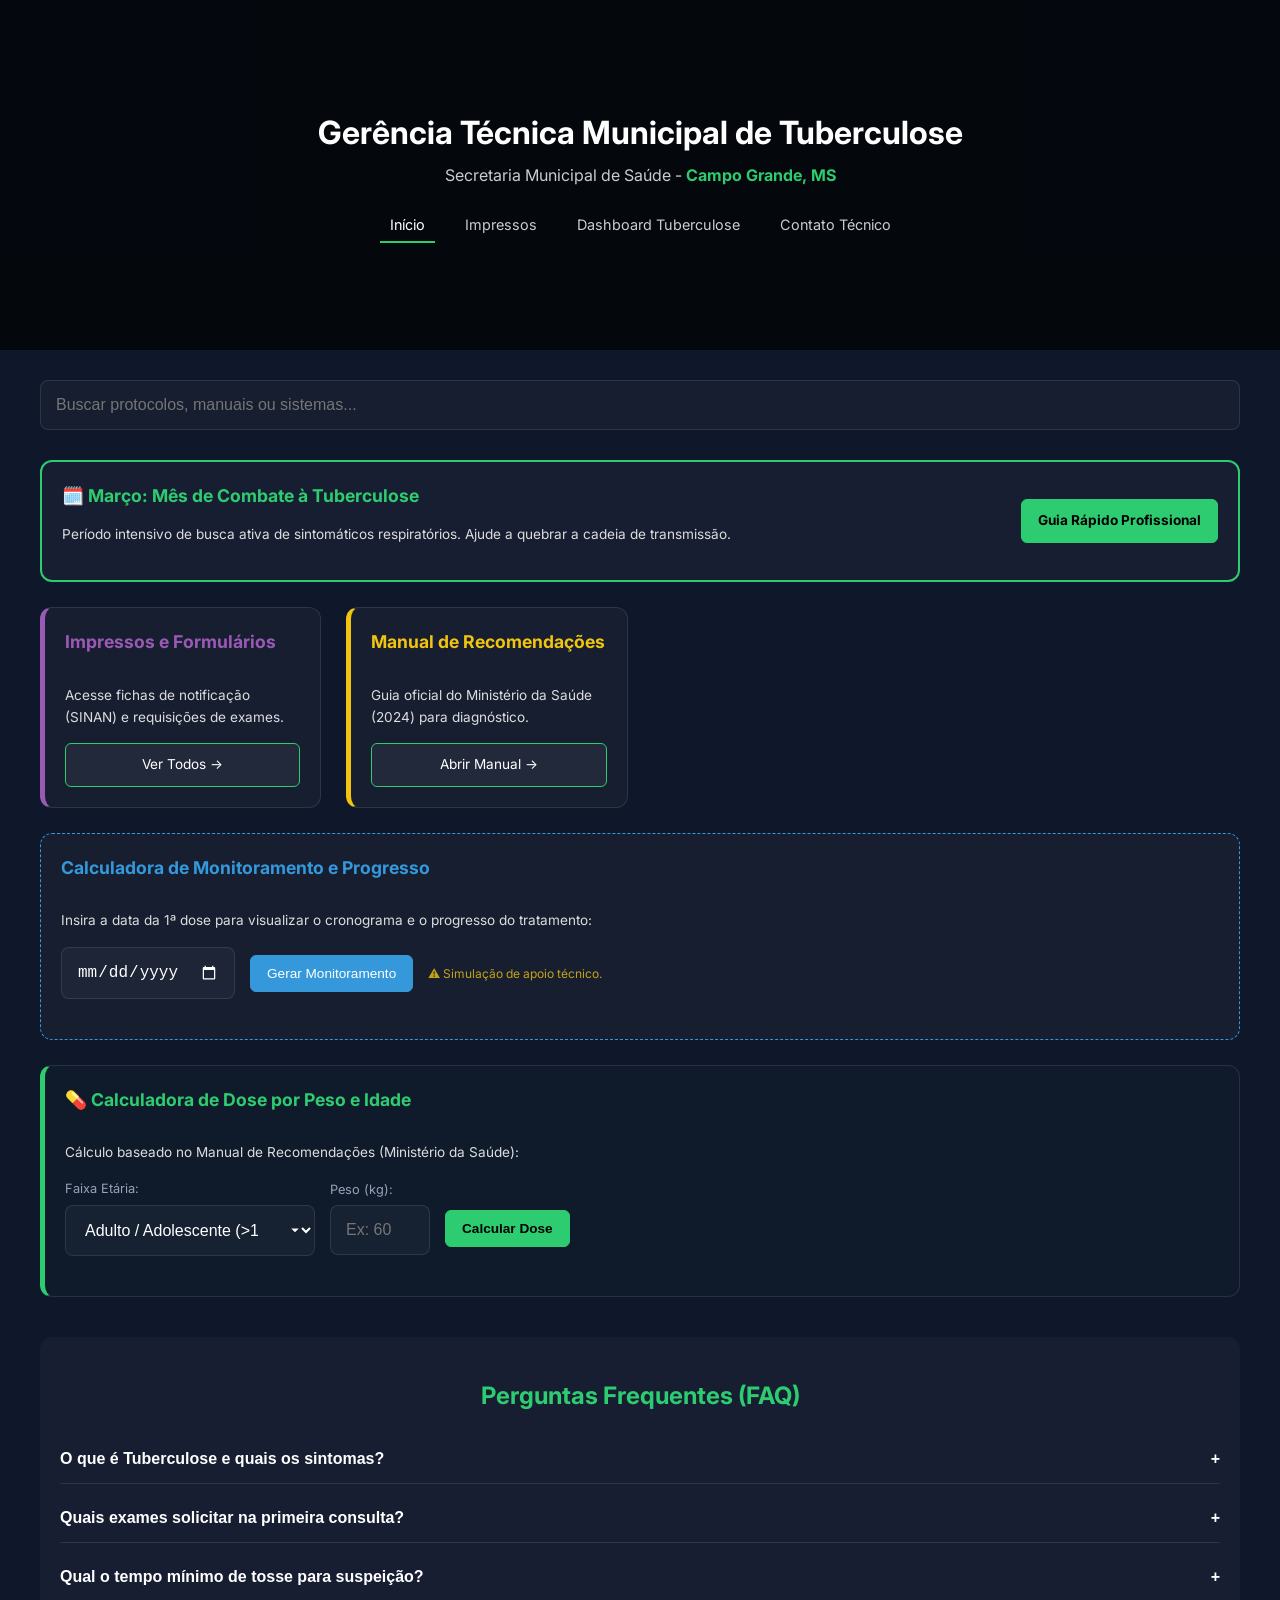
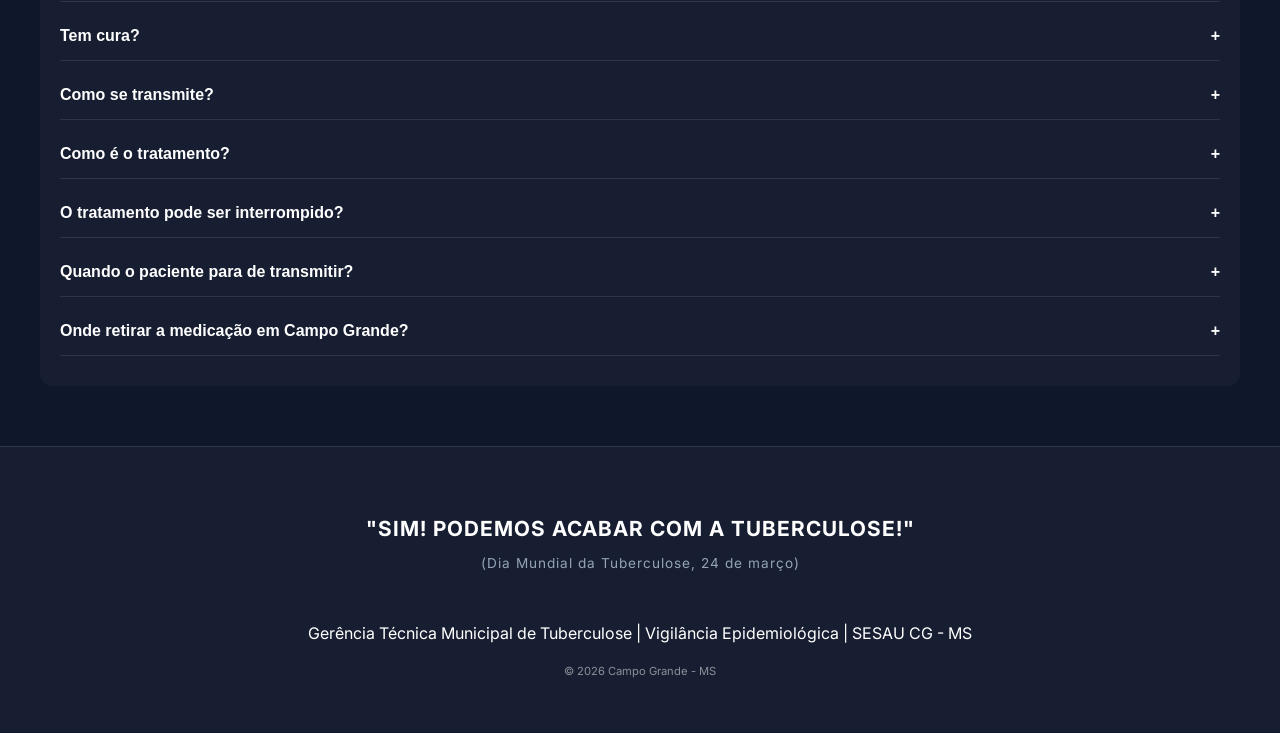
<file: index.html>
<!DOCTYPE html>
<html lang="pt-br">

<head>
    <meta charset="UTF-8">
    <meta name="viewport" content="width=device-width, initial-scale=1.0">
    <title>Gerência Técnica Municipal de Tuberculose - SESAU</title>
    <link href="https://fonts.googleapis.com/css2?family=Inter:wght@400;500;600;700&display=swap" rel="stylesheet">
    <style>
        /* Estilos Globais */
        :root {
            --primary-green: #2ecc71;
            --primary-blue: #3498db;
            --manual-gold: #f1c40f;
            --bg-dark: #0f172a;
            --panel-bg: rgba(255, 255, 255, 0.03);
            --border-light: rgba(255, 255, 255, 0.1);
        }

        body {
            font-family: 'Inter', sans-serif;
            background-color: var(--bg-dark);
            color: #fff;
            margin: 0;
            line-height: 1.6;
        }

        .container {
            max-width: 1200px;
            margin: 0 auto;
            padding: 0 20px;
        }

        /* Header e Vídeo */
        .main-header {
            position: relative;
            height: 350px;
            overflow: hidden;
            display: flex;
            align-items: center;
            justify-content: center;
            text-align: center;
        }

        .header-video {
            position: absolute;
            top: 50%;
            left: 50%;
            min-width: 100%;
            min-height: 100%;
            z-index: -1;
            transform: translate(-50%, -50%);
            object-fit: cover;
        }

        .header-overlay {
            position: absolute;
            top: 0;
            left: 0;
            width: 100%;
            height: 100%;
            background: rgba(0, 0, 0, 0.7);
        }

        .header-content {
            position: relative;
            z-index: 1;
        }

        .brand h1 {
            margin: 0;
            font-size: 2rem;
        }

        .brand p {
            margin: 5px 0;
            color: #ccc;
        }

        .brand span {
            color: var(--primary-green);
            font-weight: bold;
        }

        .nav-menu {
            display: flex;
            gap: 20px;
            justify-content: center;
            margin-top: 20px;
        }

        .nav-menu a {
            color: #fff;
            text-decoration: none;
            font-size: 0.9rem;
            opacity: 0.8;
            transition: 0.3s;
            padding: 5px 10px;
        }

        .nav-menu a:hover,
        .nav-menu a.active {
            opacity: 1;
            border-bottom: 2px solid var(--primary-green);
        }

        /* Busca */
        .search-container {
            margin: 30px 0;
        }

        .search-field {
            width: 100%;
            padding: 15px;
            background: var(--panel-bg);
            border: 1px solid var(--border-light);
            border-radius: 8px;
            color: #fff;
            font-size: 1rem;
            outline: none;
            box-sizing: border-box;
        }

        /* Grid de Painéis - CORRIGIDO */
        .grid-panels {
            display: grid;
            grid-template-columns: repeat(auto-fill, minmax(280px, 1fr)); 
            gap: 25px; 
            margin-bottom: 30px;
        }

        .panel {
            padding: 20px;
            background: var(--panel-bg);
            border-radius: 12px;
            border: 1px solid var(--border-light);
            transition: 0.3s;
            display: flex;
            flex-direction: column;
            justify-content: space-between;
        }

        .panel h2 {
            margin-top: 0;
            font-size: 1.1rem;
            color: var(--primary-green);
        }

        .panel p {
            color: #ddd;
            font-size: 0.85rem;
            margin-bottom: 15px;
        }

        .panel-link {
            display: inline-block;
            padding: 10px 16px;
            font-size: 0.85rem;
            background: rgba(255, 255, 255, 0.05);
            border: 1px solid var(--primary-green);
            border-radius: 6px;
            text-decoration: none;
            color: #fff;
            transition: 0.3s;
            cursor: pointer;
            text-align: center;
        }

        .panel-link:hover {
            background: var(--primary-green);
            color: #000;
        }

        /* Específicos para os cards largos */
        .full-width {
            grid-column: 1 / -1;
        }

        /* Select e Date */
        select.search-field {
            background-image: url("data:image/svg+xml;charset=UTF-8,%3Csvg xmlns='http://www.w3.org/2000/svg' viewBox='0 0 24 24' fill='white' width='18px' height='18px'%3E%3Cpath d='M7 10l5 5 5-5z'/%3E%3C/svg%3E");
            background-repeat: no-repeat;
            background-position: right 10px center;
            padding-right: 40px;
        }

        select.search-field option {
            background-color: #1e293b;
            color: #fff;
        }

        input[type="date"].search-field {
            color-scheme: dark;
        }

        /* FAQ Section */
        .faq-section {
            margin: 40px 0;
            padding: 20px;
            background: var(--panel-bg);
            border-radius: 12px;
        }

        .faq-title {
            color: var(--primary-green);
            text-align: center;
        }

        .faq-item {
            border-bottom: 1px solid var(--border-light);
            margin-bottom: 10px;
        }

        .faq-question {
            width: 100%;
            background: none;
            border: none;
            color: #fff;
            text-align: left;
            padding: 15px 0;
            font-size: 1rem;
            font-weight: 600;
            cursor: pointer;
            display: flex;
            justify-content: space-between;
        }

        .faq-answer {
            max-height: 0;
            overflow: hidden;
            transition: max-height 0.3s ease-out;
            color: #ccc;
            font-size: 0.9rem;
        }

        /* Footer */
        .footer {
            text-align: center;
            padding: 60px 20px 40px;
            background: var(--panel-bg);
            border-top: 1px solid var(--border-light);
            margin-top: 60px;
        }

        .frase-campanha {
            font-size: 1.3rem;
            font-weight: 700;
            color: #fff;
            margin-bottom: 25px;
            text-transform: uppercase;
            letter-spacing: 1px;
            display: inline-block;
            padding: 5px 10px;
            animation: pulsarBrilho 3s infinite alternate;
        }

        .frase-campanha span {
            display: block;
            font-size: 0.85rem;
            font-weight: 400;
            color: #94a3b8;
            margin-top: 8px;
            text-transform: none;
        }

        @keyframes pulsarBrilho {
            0% { text-shadow: 0 0 5px rgba(46, 204, 113, 0.6), 0 0 10px rgba(46, 204, 113, 0.4); }
            100% { text-shadow: 0 0 8px rgba(46, 204, 113, 0.8), 0 0 20px rgba(46, 204, 113, 0.6); }
        }

        /* Staff Info no Monitoramento */
        .staff-item {
            border-left: 3px solid var(--primary-green);
            padding-left: 10px;
            margin-bottom: 10px;
        }
        .staff-role { display: block; font-size: 0.7rem; color: #94a3b8; }
        .staff-name { font-weight: bold; color: #fff; }

    </style>
</head>

<body>

    <header class="main-header">
        <video autoplay muted loop playsinline class="header-video">
            <source src="pulmao2.mp4" type="video/mp4">
        </video>
        <div class="header-overlay"></div>
        <div class="header-content container">
            <div class="brand">
                <h1>Gerência Técnica Municipal de Tuberculose</h1>
                <p>Secretaria Municipal de Saúde - <span>Campo Grande, MS</span></p>
            </div>
            <nav class="nav-menu">
                <a href="index.html" class="active">Início</a>
                <a href="impressos.html">Impressos</a>
                <a href="dashboard.html">Dashboard Tuberculose</a>
                <a href="contato.html">Contato Técnico</a>
            </nav>
        </div>
    </header>

    <main class="container">
        <div class="search-container">
            <input type="text" id="searchInput" class="search-field"
                placeholder="Buscar protocolos, manuais ou sistemas...">
        </div>

        <section class="grid-panels">
            <div class="panel full-width" style="border: 2px solid var(--primary-green); flex-direction: row; align-items: center; flex-wrap: wrap;">
                <div style="flex: 1; min-width: 300px;">
                    <h2 style="color: var(--primary-green); margin-bottom: 10px;">🗓️ Março: Mês de Combate à Tuberculose</h2>
                    <p>Período intensivo de busca ativa de sintomáticos respiratórios. Ajude a quebrar a cadeia de transmissão.</p>
                </div>
                <a href="guiarapidotb.pdf" class="panel-link" style="background: var(--primary-green); color: #000; font-weight: bold;">Guia Rápido Profissional</a>
            </div>

            <div class="panel" style="border-left: 5px solid #9b59b6;">
                <h2 style="color: #9b59b6;">Impressos e Formulários</h2>
                <p>Acesse fichas de notificação (SINAN) e requisições de exames.</p>
                <a href="impressos.html" class="panel-link">Ver Todos →</a>
            </div>

            <div class="panel" style="border-left: 5px solid var(--manual-gold);">
                <h2 style="color: var(--manual-gold);">Manual de Recomendações</h2>
                <p>Guia oficial do Ministério da Saúde (2024) para diagnóstico.</p>
                <a href="manualtb.pdf" target="_blank" class="panel-link">Abrir Manual →</a>
            </div>

            <div class="panel full-width" style="border: 1px dashed var(--primary-blue);">
                <h2 style="color: var(--primary-blue);">Calculadora de Monitoramento e Progresso</h2>
                <p>Insira a data da 1ª dose para visualizar o cronograma e o progresso do tratamento:</p>

                <div style="display: flex; gap: 15px; flex-wrap: wrap; align-items: center; margin-bottom: 20px;">
                    <input type="date" id="dataInicio" class="search-field" style="width: auto;">
                    <button onclick="gerarPainelMonitoramento()" class="panel-link" style="background: var(--primary-blue); border-color: var(--primary-blue);">Gerar Monitoramento</button>
                    <span style="font-size: 0.75rem; color: var(--manual-gold); opacity: 0.8;">⚠️ Simulação de apoio técnico.</span>
                </div>

                <div id="resultadoMonitoramento" style="display: none; background: rgba(255,255,255,0.05); padding: 20px; border-radius: 8px;">
                    <div style="display: flex; justify-content: space-between; margin-bottom: 10px;">
                        <span style="font-size: 0.9rem; font-weight: 600;">Progresso do Tratamento</span>
                        <span id="porcentagemTexto" style="color: var(--primary-green); font-weight: bold;">0%</span>
                    </div>
                    <div style="width: 100%; height: 12px; background: #1e293b; border-radius: 10px; overflow: hidden; margin-bottom: 20px;">
                        <div id="barraProgresso" style="width: 0%; height: 100%; background: linear-gradient(90deg, var(--primary-blue), var(--primary-green)); transition: width 1s ease;"></div>
                    </div>
                    <div id="datasCronograma" style="display: grid; grid-template-columns: repeat(auto-fit, minmax(150px, 1fr)); gap: 15px;"></div>
                </div>
            </div>

            <div class="panel full-width" style="border-left: 5px solid var(--primary-green); background: rgba(46, 204, 113, 0.02);">
                <h2 style="color: var(--primary-green);">💊 Calculadora de Dose por Peso e Idade</h2>
                <p>Cálculo baseado no Manual de Recomendações (Ministério da Saúde):</p>

                <div style="display: flex; gap: 15px; flex-wrap: wrap; align-items: center; margin-bottom: 20px;">
                    <div style="display: flex; flex-direction: column;">
                        <label style="font-size: 0.8rem; color: #94a3b8; margin-bottom: 5px;">Faixa Etária:</label>
                        <select id="faixaEtaria" class="search-field" style="width: 250px;">
                            <option value="adulto">Adulto / Adolescente (>10 anos)</option>
                            <option value="crianca">Criança (até 10 anos)</option>
                        </select>
                    </div>
                    <div style="display: flex; flex-direction: column;">
                        <label style="font-size: 0.8rem; color: #94a3b8; margin-bottom: 5px;">Peso (kg):</label>
                        <input type="number" id="pesoPaciente" class="search-field" placeholder="Ex: 60" style="width: 100px;">
                    </div>
                    <button onclick="calcularDose()" class="panel-link" style="background: var(--primary-green); color: #000; font-weight: bold; margin-top: 22px;">Calcular Dose</button>
                </div>

                <div id="resultadoDose" style="display: none; padding: 20px; background: rgba(255,255,255,0.05); border-radius: 8px; border: 1px solid rgba(46, 204, 113, 0.3);">
                    <div style="display: flex; align-items: center; gap: 15px;">
                        <div style="font-size: 2rem;">💊</div>
                        <div>
                            <span id="textoDose" style="font-size: 1.1rem; font-weight: bold; display: block; color: #fff;"></span>
                            <span id="subtextoDose" style="font-size: 0.85rem; color: #94a3b8;"></span>
                        </div>
                    </div>
                    <p id="avisoDinamico" style="margin-top: 15px; font-size: 0.75rem; color: #f1c40f; border-top: 1px solid rgba(255,255,255,0.1); padding-top: 10px;"></p>
                </div>
            </div>
        </section>

        <section class="faq-section">
            <h2 class="faq-title"> Perguntas Frequentes (FAQ)</h2>

            <div class="faq-item">
                <button class="faq-question">O que é Tuberculose e quais os sintomas? <span>+</span></button>
                <div class="faq-answer">
                    <p>É uma doença infecciosa e transmissível, causada pelo Mycobacterium tuberculosis ou bacilo de Koch, que afeta principalmente os pulmões. Os sintomas são tosse por mais de três semanas (seca ou com catarro), febre vespertina, sudorese noturna e perda de peso.</p>
                </div>
            </div>

            <div class="faq-item">
                <button class="faq-question">Quais exames solicitar na primeira consulta? <span>+</span></button>
                <div class="faq-answer">
                    <p>Devem ser solicitados o TRM-TB (Teste Rápido Molecular), Cultura para Micobactéria, Antibiograma, Baciloscopia e Teste de HIV.</p>
                </div>
            </div>

            <div class="faq-item">
                <button class="faq-question">Qual o tempo mínimo de tosse para suspeição? <span>+</span></button>
                <div class="faq-answer">
                    <p>Para a população geral, tosse por 3 semanas ou mais. Para PVHIV (Pessoas Vivendo com HIV) ou pessoas em situação de rua, qualquer tempo de tosse já é critério para investigação.</p>
                </div>
            </div>

            <div class="faq-item">
                <button class="faq-question">Tem cura? <span>+</span></button>
                <div class="faq-answer">
                    <p>Sim, a tuberculose tem cura. O tratamento é gratuito e oferecido integralmente pelo SUS.</p>
                </div>
            </div>

            <div class="faq-item">
                <button class="faq-question">Como se transmite? <span>+</span></button>
                <div class="faq-answer">
                    <p>Pelo ar, quando a pessoa com a forma ativa da doença (pulmonar ou laríngea) tosse, espirra ou fala, liberando os bacilos no ambiente.</p>
                </div>
            </div>

            <div class="faq-item">
                <button class="faq-question">Como é o tratamento? <span>+</span></button>
                <div class="faq-answer">
                    <p>Dura no mínimo 6 meses, com medicamentos diários. Deve ser acompanhado preferencialmente pelo Tratamento Diretamente Observado (TDO) para garantir a adesão.</p>
                </div>
            </div>

            <div class="faq-item">
                <button class="faq-question">O tratamento pode ser interrompido? <span>+</span></button>
                <div class="faq-answer">
                    <p>Nunca. A interrupção pode tornar o bacilo resistente aos antibióticos, o que torna a doença muito mais difícil de curar e aumenta o risco de óbito.</p>
                </div>
            </div>

            <div class="faq-item">
                <button class="faq-question">Quando o paciente para de transmitir? <span>+</span></button>
                <div class="faq-answer">
                    <p>Geralmente, após 15 a 21 dias de tratamento correto, a carga bacilar diminui drasticamente e o risco de transmissão torna-se muito baixo.</p>
                </div>
            </div>

            <div class="faq-item">
                <button class="faq-question">Onde retirar a medicação em Campo Grande? <span>+</span></button>
                <div class="faq-answer">
                    <p>Nas Unidades Básicas de Saúde (UBS/UBSF) de referência do paciente, conforme o fluxo da rede municipal da SESAU.</p>
                </div>
            </div>
        </section>
    </main>

    <footer class="footer">
        <div class="frase-campanha">
            "Sim! Podemos acabar com a tuberculose!"
            <span>(Dia Mundial da Tuberculose, 24 de março)</span>
        </div>
        <p>Gerência Técnica Municipal de Tuberculose | Vigilância Epidemiológica | SESAU CG - MS</p>
        <p style="font-size: 0.7rem; margin-top: 5px; opacity: 0.5;">© 2026 Campo Grande - MS</p>
    </footer>

    <script>
        function gerarPainelMonitoramento() {
            const dataInput = document.getElementById('dataInicio').value;
            if (!dataInput) { alert("Selecione a data."); return; }
            const dataInicio = new Date(dataInput + "T12:00:00");
            const hoje = new Date();
            const dataAlta = new Date(dataInicio); dataAlta.setMonth(dataAlta.getMonth() + 6);
            
            let progresso = Math.round(((hoje - dataInicio) / (dataAlta - dataInicio)) * 100);
            progresso = Math.max(0, Math.min(100, progresso));

            document.getElementById('resultadoMonitoramento').style.display = 'block';
            document.getElementById('barraProgresso').style.width = progresso + "%";
            document.getElementById('porcentagemTexto').innerText = progresso + "%";

            const m2 = new Date(dataInicio); m2.setMonth(m2.getMonth() + 2);
            const m4 = new Date(dataInicio); m4.setMonth(m4.getMonth() + 4);
            const opt = { day: '2-digit', month: '2-digit', year: 'numeric' };

            document.getElementById('datasCronograma').innerHTML = `
                <div class="staff-item"><span class="staff-role">2º Mês (Controle)</span><span class="staff-name">${m2.toLocaleDateString('pt-BR', opt)}</span></div>
                <div class="staff-item"><span class="staff-role">4º Mês (Controle)</span><span class="staff-name">${m4.toLocaleDateString('pt-BR', opt)}</span></div>
                <div class="staff-item" style="border-color: var(--primary-blue)"><span class="staff-role">Previsão de Alta</span><span class="staff-name">${dataAlta.toLocaleDateString('pt-BR', opt)}</span></div>
            `;
        }

        function calcularDose() {
            const faixa = document.getElementById('faixaEtaria').value;
            const peso = parseFloat(document.getElementById('pesoPaciente').value);
            if (!peso || peso <= 0) { alert("Peso inválido."); return; }

            let rec = ""; let esq = ""; let aviso = "";
            if (faixa === "adulto") {
                esq = "Esquema Básico (RHZE 150/75/400/275mg)";
                if (peso <= 35) rec = "02 Comprimidos (RHZE)";
                else if (peso <= 50) rec = "03 Comprimidos (RHZE)";
                else rec = "04 Comprimidos (RHZE)";
                aviso = "A prescrição final é de responsabilidade médica.";
            } else {
                esq = "Esquema Pediátrico (RHZ 75/50/150mg dispersível)";
                if (peso <= 7) rec = "01 Comprimido dispersível";
                else if (peso <= 11) rec = "1,5 Comprimido dispersível";
                else rec = "02 a 03 Comprimidos (conforme peso exato)";
                aviso = "A dosagem pediátrica requer atenção rigorosa ao peso.";
            }
            document.getElementById('textoDose').innerText = rec;
            document.getElementById('subtextoDose').innerText = "Esquema: " + esq;
            document.getElementById('avisoDinamico').innerText = aviso;
            document.getElementById('resultadoDose').style.display = 'block';
        }

        // FAQ Toggle
        document.querySelectorAll('.faq-question').forEach(btn => {
            btn.addEventListener('click', () => {
                const ans = btn.nextElementSibling;
                ans.style.maxHeight = ans.style.maxHeight ? null : ans.scrollHeight + "px";
            });
        });

        // Filtro de Busca Simples
        document.getElementById('searchInput').addEventListener('input', (e) => {
            const term = e.target.value.toLowerCase();
            document.querySelectorAll('.panel').forEach(p => {
                p.style.display = p.innerText.toLowerCase().includes(term) ? "flex" : "none";
            });
        });
    </script>
</body>
</html>
</file>
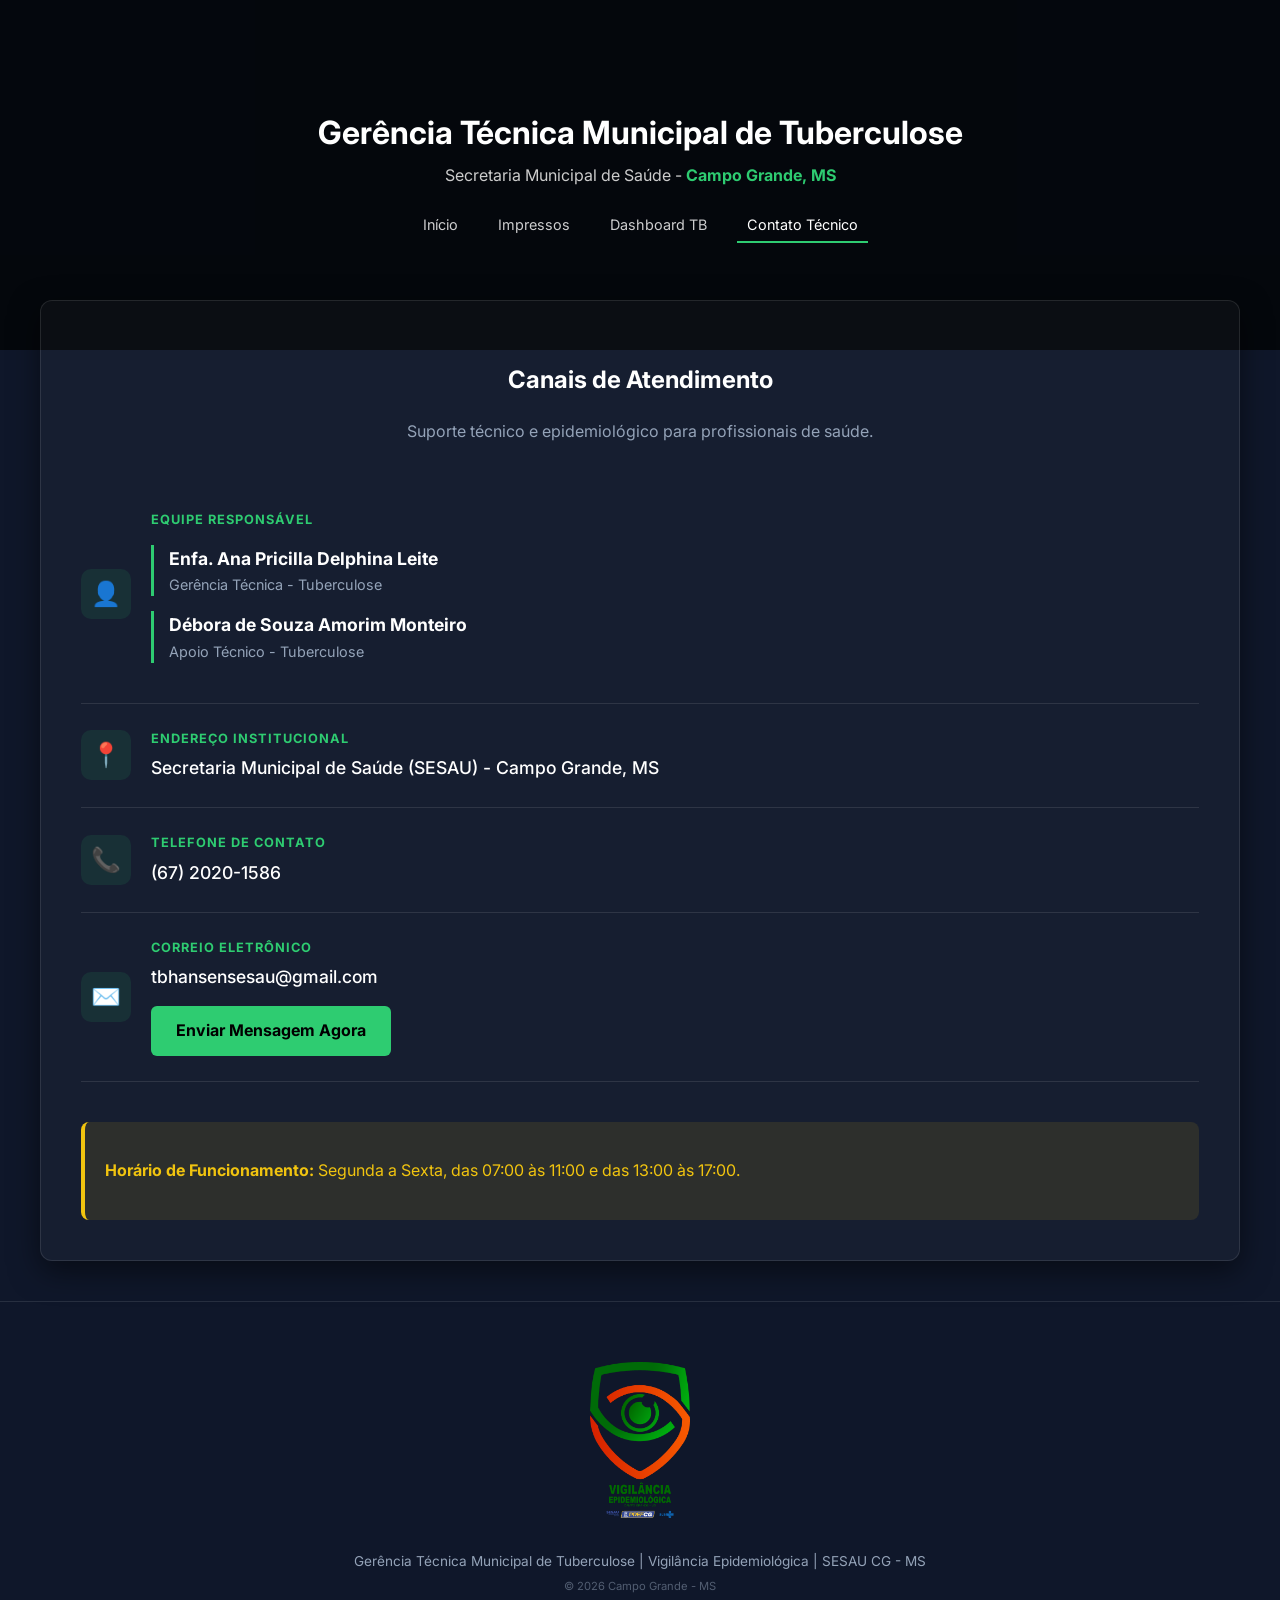
<file: contato.html>
<!DOCTYPE html>
<html lang="pt-br">
<head>
    <meta charset="UTF-8">
    <meta name="viewport" content="width=device-width, initial-scale=1.0">
    <title>Contato - Gerência Técnica Municipal de Tuberculose</title>
    <link href="https://fonts.googleapis.com/css2?family=Inter:wght@400;500;600;700&display=swap" rel="stylesheet">
    <style>
        /* Estilos Globais (Padrão Index) */
        :root {
            --primary-green: #2ecc71;
            --primary-blue: #3498db;
            --bg-dark: #0f172a;
            --panel-bg: rgba(255, 255, 255, 0.03);
            --border-light: rgba(255, 255, 255, 0.1);
            --text-muted: #94a3b8;
        }

        body {
            font-family: 'Inter', sans-serif;
            background-color: var(--bg-dark);
            color: #fff;
            margin: 0;
            line-height: 1.6;
        }

        .container {
            max-width: 1200px;
            margin: 0 auto;
            padding: 0 20px;
        }

        /* Header e Vídeo (Igual à Index) */
        .main-header {
            position: relative;
            height: 350px;
            overflow: hidden;
            display: flex;
            align-items: center;
            justify-content: center;
            text-align: center;
        }

        .header-video {
            position: absolute;
            top: 50%;
            left: 50%;
            min-width: 100%;
            min-height: 100%;
            z-index: -1;
            transform: translate(-50%, -50%);
            object-fit: cover;
        }

        .header-overlay {
            position: absolute;
            top: 0;
            left: 0;
            width: 100%;
            height: 100%;
            background: rgba(0, 0, 0, 0.7);
        }

        .header-content {
            position: relative;
            z-index: 1;
        }

        .brand h1 { margin: 0; font-size: 2rem; }
        .brand p { margin: 5px 0; color: #ccc; }
        .brand span { color: var(--primary-green); font-weight: bold; }

        /* MENU IGUAL À INDEX */
        .nav-menu {
            display: flex;
            gap: 20px;
            justify-content: center;
            margin-top: 20px;
        }

        .nav-menu a {
            color: #fff;
            text-decoration: none;
            font-size: 0.9rem;
            opacity: 0.8;
            transition: 0.3s;
            padding: 5px 10px;
            border-bottom: 2px solid transparent;
        }

        .nav-menu a:hover, .nav-menu a.active {
            opacity: 1;
            border-bottom: 2px solid var(--primary-green);
        }

        /* Conteúdo de Contato */
        .contact-card {
            background: var(--panel-bg);
            border-radius: 12px;
            border: 1px solid var(--border-light);
            padding: 40px;
            margin-top: -50px; /* Sobrepõe levemente o header para design moderno */
            position: relative;
            z-index: 10;
            box-shadow: 0 10px 30px rgba(0,0,0,0.5);
        }

        .contact-hero {
            text-align: center;
            margin-bottom: 40px;
        }

        .info-row {
            display: flex;
            align-items: center;
            gap: 20px;
            padding: 25px 0;
            border-bottom: 1px solid var(--border-light);
        }

        .info-row:last-child { border-bottom: none; }

        .info-icon {
            font-size: 1.5rem;
            background: rgba(46, 204, 113, 0.1);
            width: 50px;
            height: 50px;
            display: flex;
            align-items: center;
            justify-content: center;
            border-radius: 10px;
            color: var(--primary-green);
        }

        .info-content h3 {
            font-size: 0.8rem;
            text-transform: uppercase;
            color: var(--primary-green);
            margin: 0 0 5px 0;
            letter-spacing: 1px;
        }

        .info-content p {
            margin: 0;
            font-size: 1.1rem;
            font-weight: 500;
        }

        .staff-item {
            padding-left: 15px;
            border-left: 3px solid var(--primary-green);
            margin-bottom: 15px;
        }

        .staff-name { display: block; font-weight: 700; font-size: 1.1rem; }
        .staff-role { display: block; color: var(--text-muted); font-size: 0.9rem; }

        .btn-email {
            display: inline-block;
            margin-top: 15px;
            padding: 12px 25px;
            background: var(--primary-green);
            color: #000;
            text-decoration: none;
            border-radius: 6px;
            font-weight: 700;
            transition: 0.3s;
        }

        .btn-email:hover { transform: translateY(-2px); opacity: 0.9; }

        .alert-box {
            margin-top: 40px;
            background: rgba(241, 196, 15, 0.1);
            padding: 20px;
            border-radius: 8px;
            border-left: 4px solid #f1c40f;
            color: #f1c40f;
        }

        /* Footer */
        .footer {
            text-align: center;
            padding: 60px 20px 40px;
            border-top: 1px solid var(--border-light);
            margin-top: 40px;
        }

        .footer-logo img { max-width: 100px; height: auto; margin-bottom: 20px; }
        .footer p { color: var(--text-muted); font-size: 0.85rem; margin: 5px 0; }
    </style>
</head>
<body>

<header class="main-header">
    <video autoplay muted loop playsinline class="header-video">
        <source src="pulmao.mp4" type="video/mp4">
    </video>
    <div class="header-overlay"></div>

    <div class="header-content container">
        <div class="brand">
            <h1>Gerência Técnica Municipal de Tuberculose</h1>
            <p>Secretaria Municipal de Saúde - <span>Campo Grande, MS</span></p>
        </div>
        <nav class="nav-menu">
            <a href="index.html">Início</a>
            <a href="impressos.html">Impressos</a>
            <a href="dashboard.html">Dashboard TB</a>
            <a href="contato.html" class="active">Contato Técnico</a>
        </nav>
    </div>
</header>

<main class="container">
    <section class="contact-card">
        <div class="contact-hero">
            <h2>Canais de Atendimento</h2>
            <p style="color: var(--text-muted);">Suporte técnico e epidemiológico para profissionais de saúde.</p>
        </div>

        <div class="info-row">
            <div class="info-icon">👤</div>
            <div class="info-content">
                <h3>Equipe Responsável</h3>
                <div style="margin-top: 15px;">
                    <div class="staff-item">
                        <span class="staff-name">Enfa. Ana Pricilla Delphina Leite</span>
                        <span class="staff-role">Gerência Técnica - Tuberculose</span>
                    </div>
                    <div class="staff-item">
                        <span class="staff-name">Débora de Souza Amorim Monteiro</span>
                        <span class="staff-role">Apoio Técnico - Tuberculose</span>
                    </div>
                </div>
            </div>
        </div>

        <div class="info-row">
            <div class="info-icon">📍</div>
            <div class="info-content">
                <h3>Endereço Institucional</h3>
                <p>Secretaria Municipal de Saúde (SESAU) - Campo Grande, MS</p>
            </div>
        </div>

        <div class="info-row">
            <div class="info-icon">📞</div>
            <div class="info-content">
                <h3>Telefone de Contato</h3>
                <p>(67) 2020-1586</p>
            </div>
        </div>

        <div class="info-row">
            <div class="info-icon">✉️</div>
            <div class="info-content">
                <h3>Correio Eletrônico</h3>
                <p>tbhansensesau@gmail.com</p>
                <a href="mailto:tbhansensesau@gmail.com" class="btn-email">Enviar Mensagem Agora</a>
            </div>
        </div>

        <div class="alert-box">
            <p><strong>Horário de Funcionamento:</strong> Segunda a Sexta, das 07:00 às 11:00 e das 13:00 às 17:00.</p>
        </div>
    </section>
</main>

<footer class="footer">
    <div class="footer-logo">
        <img src="logocve.png" alt="Logos Institucionais">
    </div>
    <p>Gerência Técnica Municipal de Tuberculose | Vigilância Epidemiológica | SESAU CG - MS</p>
    <p style="font-size: 0.7rem; opacity: 0.5;">© 2026 Campo Grande - MS</p>
</footer>

</body>
</html>
</file>
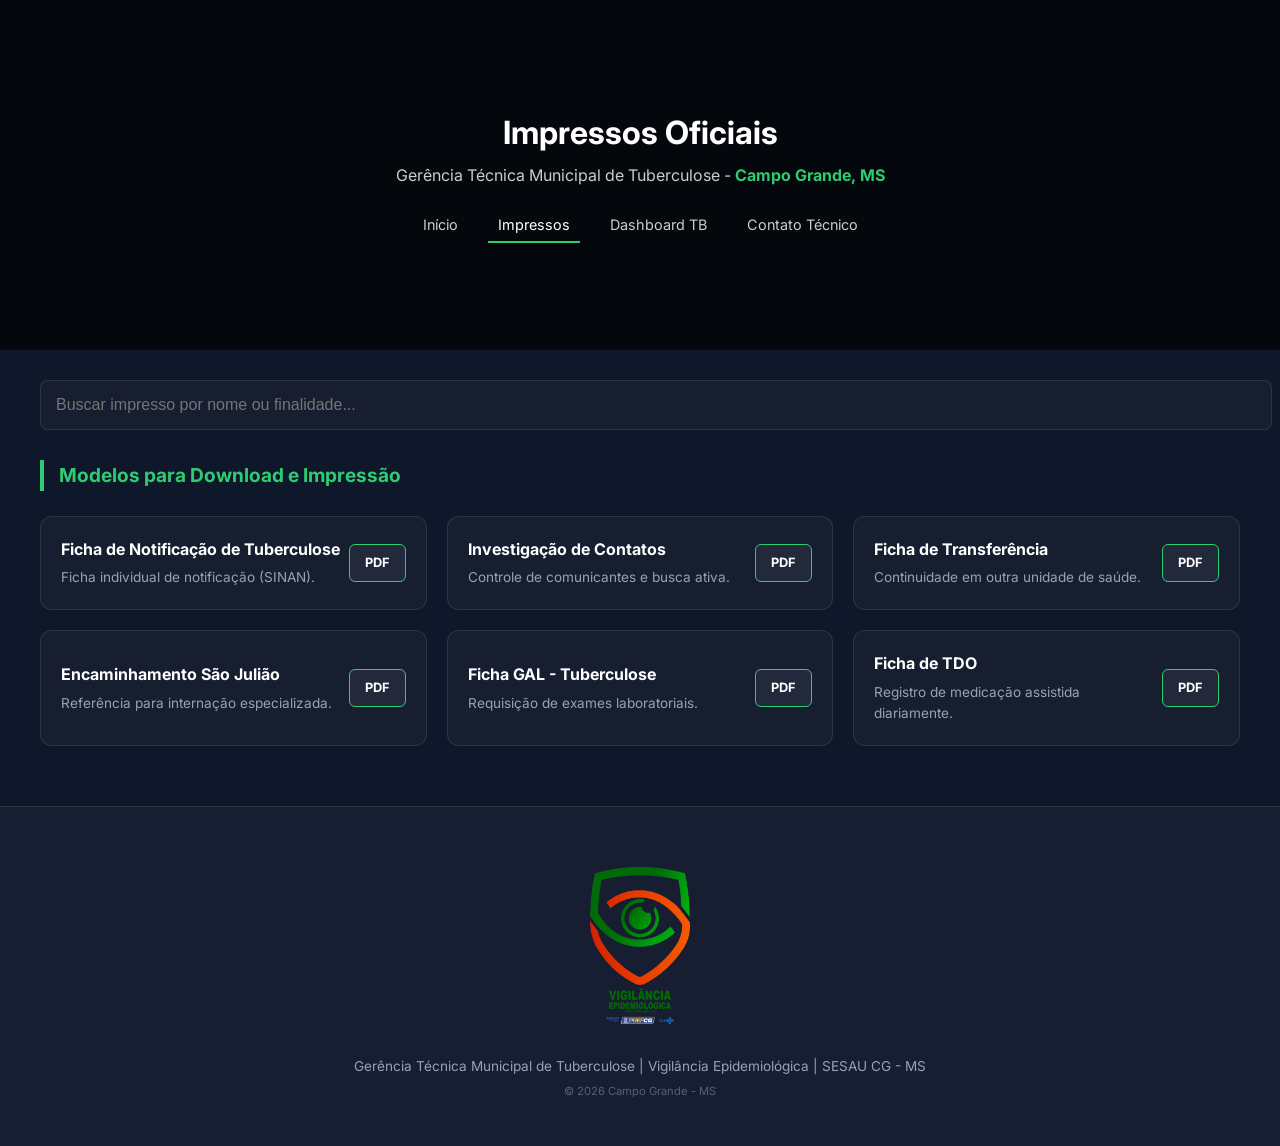
<file: impressos.html>
<!DOCTYPE html>
<html lang="pt-br">
<head>
    <meta charset="UTF-8">
    <meta name="viewport" content="width=device-width, initial-scale=1.0">
    <title>Impressos - Gerência Técnica de Tuberculose</title>
    <link href="https://fonts.googleapis.com/css2?family=Inter:wght@400;500;600;700&display=swap" rel="stylesheet">
    <style>
        /* Estilos Globais Unificados */
        :root {
            --primary-green: #2ecc71;
            --primary-blue: #3498db;
            --bg-dark: #0f172a;
            --panel-bg: rgba(255, 255, 255, 0.03);
            --border-light: rgba(255, 255, 255, 0.1);
            --text-muted: #94a3b8;
        }

        body {
            font-family: 'Inter', sans-serif;
            background-color: var(--bg-dark);
            color: #fff;
            margin: 0;
            line-height: 1.6;
        }

        .container {
            max-width: 1200px;
            margin: 0 auto;
            padding: 0 20px;
        }

        /* Header e Vídeo Padrão */
        .main-header {
            position: relative;
            height: 350px;
            overflow: hidden;
            display: flex;
            align-items: center;
            justify-content: center;
            text-align: center;
        }

        .header-video {
            position: absolute;
            top: 50%;
            left: 50%;
            min-width: 100%;
            min-height: 100%;
            z-index: -1;
            transform: translate(-50%, -50%);
            object-fit: cover;
        }

        .header-overlay {
            position: absolute;
            top: 0;
            left: 0;
            width: 100%;
            height: 100%;
            background: rgba(0, 0, 0, 0.7);
        }

        .header-content {
            position: relative;
            z-index: 1;
        }

        .brand h1 { margin: 0; font-size: 2rem; }
        .brand p { margin: 5px 0; color: #ccc; }
        .brand span { color: var(--primary-green); font-weight: bold; }

        /* Menu de Navegação Unificado */
        .nav-menu {
            display: flex;
            gap: 20px;
            justify-content: center;
            margin-top: 20px;
        }

        .nav-menu a {
            color: #fff;
            text-decoration: none;
            font-size: 0.9rem;
            opacity: 0.8;
            transition: 0.3s;
            padding: 5px 10px;
            border-bottom: 2px solid transparent;
        }

        .nav-menu a:hover, .nav-menu a.active {
            opacity: 1;
            border-bottom: 2px solid var(--primary-green);
        }

        /* Campo de Busca */
        .search-container { margin: 30px 0; }
        .search-field {
            width: 100%;
            padding: 15px;
            background: var(--panel-bg);
            border: 1px solid var(--border-light);
            border-radius: 8px;
            color: #fff;
            font-size: 1rem;
            outline: none;
            transition: 0.3s;
        }
        .search-field:focus { border-color: var(--primary-green); }

        /* Lista de Documentos (Grid) */
        .doc-list {
            display: grid;
            grid-template-columns: repeat(auto-fit, minmax(320px, 1fr));
            gap: 20px;
            margin-top: 20px;
        }

        .doc-item {
            display: flex;
            justify-content: space-between;
            align-items: center;
            padding: 20px;
            background: var(--panel-bg);
            border: 1px solid var(--border-light);
            border-radius: 12px;
            transition: 0.3s;
        }

        .doc-item:hover {
            border-color: var(--primary-green);
            background: rgba(46, 204, 113, 0.05);
        }

        .doc-info h3 {
            margin: 0;
            font-size: 1rem;
            color: #fff;
        }

        .doc-info p {
            margin: 5px 0 0;
            font-size: 0.85rem;
            color: var(--text-muted);
        }

        .btn-download {
            padding: 8px 15px;
            background: rgba(255, 255, 255, 0.05);
            border: 1px solid var(--primary-green);
            color: #fff;
            text-decoration: none;
            border-radius: 6px;
            font-size: 0.8rem;
            font-weight: bold;
            transition: 0.3s;
        }

        .btn-download:hover {
            background: var(--primary-green);
            color: #000;
        }

        .section-header {
            font-size: 1.2rem;
            color: var(--primary-green);
            margin-bottom: 25px;
            border-left: 4px solid var(--primary-green);
            padding-left: 15px;
        }

        /* Footer */
        .footer {
            text-align: center;
            padding: 60px 20px 40px;
            border-top: 1px solid var(--border-light);
            margin-top: 60px;
            background: var(--panel-bg);
        }

        .footer-logo img { max-width: 100px; height: auto; margin-bottom: 20px; }
        .footer p { color: var(--text-muted); font-size: 0.85rem; margin: 5px 0; }
    </style>
</head>
<body>

<header class="main-header">
    <video autoplay muted loop playsinline class="header-video">
        <source src="pulmao2.mp4" type="video/mp4">
    </video>
    <div class="header-overlay"></div>

    <div class="header-content container">
        <div class="brand">
            <h1>Impressos Oficiais</h1>
            <p>Gerência Técnica Municipal de Tuberculose - <span>Campo Grande, MS</span></p>
        </div>
        <nav class="nav-menu">
            <a href="index.html">Início</a>
            <a href="impressos.html" class="active">Impressos</a>
            <a href="dashboard.html">Dashboard TB</a>
            <a href="contato.html">Contato Técnico</a>
        </nav>
    </div>
</header>

<main class="container">
    <div class="search-container">
        <input type="text" id="searchInput" class="search-field" placeholder="Buscar impresso por nome ou finalidade...">
    </div>

    <section>
        <h2 class="section-header">Modelos para Download e Impressão</h2>
        <div class="doc-list">
            
            <div class="doc-item" data-title="notificacao sinan ficha individual">
                <div class="doc-info">
                    <h3>Ficha de Notificação de Tuberculose</h3>
                    <p>Ficha individual de notificação (SINAN).</p>
                </div>
                <a href="fichatb.pdf" class="btn-download">PDF</a>
            </div>

            <div class="doc-item" data-title="investigacao contatos busca ativa">
                <div class="doc-info">
                    <h3>Investigação de Contatos</h3>
                    <p>Controle de comunicantes e busca ativa.</p>
                </div>
                <a href="contatostb.pdf" class="btn-download">PDF</a>
            </div>

            <div class="doc-item" data-title="transferencia interunidades fluxo">
                <div class="doc-info">
                    <h3>Ficha de Transferência</h3>
                    <p>Continuidade em outra unidade de saúde.</p>
                </div>
                <a href="transferenciatb.pdf" class="btn-download">PDF</a>
            </div>

            <div class="doc-item" data-title="sao juliao encaminhamento hospitalar">
                <div class="doc-info">
                    <h3>Encaminhamento São Julião</h3>
                    <p>Referência para internação especializada.</p>
                </div>
                <a href="encaminhamentohsj.pdf" class="btn-download">PDF</a>
            </div>

            <div class="doc-item" data-title="gal laboratorio requisicao exames">
                <div class="doc-info">
                    <h3>Ficha GAL - Tuberculose</h3>
                    <p>Requisição de exames laboratoriais.</p>
                </div>
                <a href="galtb.pdf" class="btn-download">PDF</a>
            </div>

            <div class="doc-item" data-title="tdo tratamento supervisionado diretamente observado">
                <div class="doc-info">
                    <h3>Ficha de TDO</h3>
                    <p>Registro de medicação assistida diariamente.</p>
                </div>
                <a href="tdo.pdf" class="btn-download">PDF</a>
            </div>

        </div>
    </section>
</main>

<footer class="footer">
    <div class="footer-logo">
        <img src="logocve.png" alt="Logos Institucionais">
    </div>
    <p>Gerência Técnica Municipal de Tuberculose | Vigilância Epidemiológica | SESAU CG - MS</p>
    <p style="font-size: 0.7rem; opacity: 0.5;">© 2026 Campo Grande - MS</p>
</footer>

<script>
    const searchInput = document.getElementById('searchInput');
    const items = document.querySelectorAll('.doc-item');

    searchInput.addEventListener('input', (e) => {
        const term = e.target.value.toLowerCase();
        items.forEach(item => {
            const searchData = item.getAttribute('data-title').toLowerCase();
            const text = item.querySelector('h3').textContent.toLowerCase();
            if(searchData.includes(term) || text.includes(term)) {
                item.style.display = "flex";
            } else {
                item.style.display = "none";
            }
        });
    });
</script>

</body>
</html>
</file>
